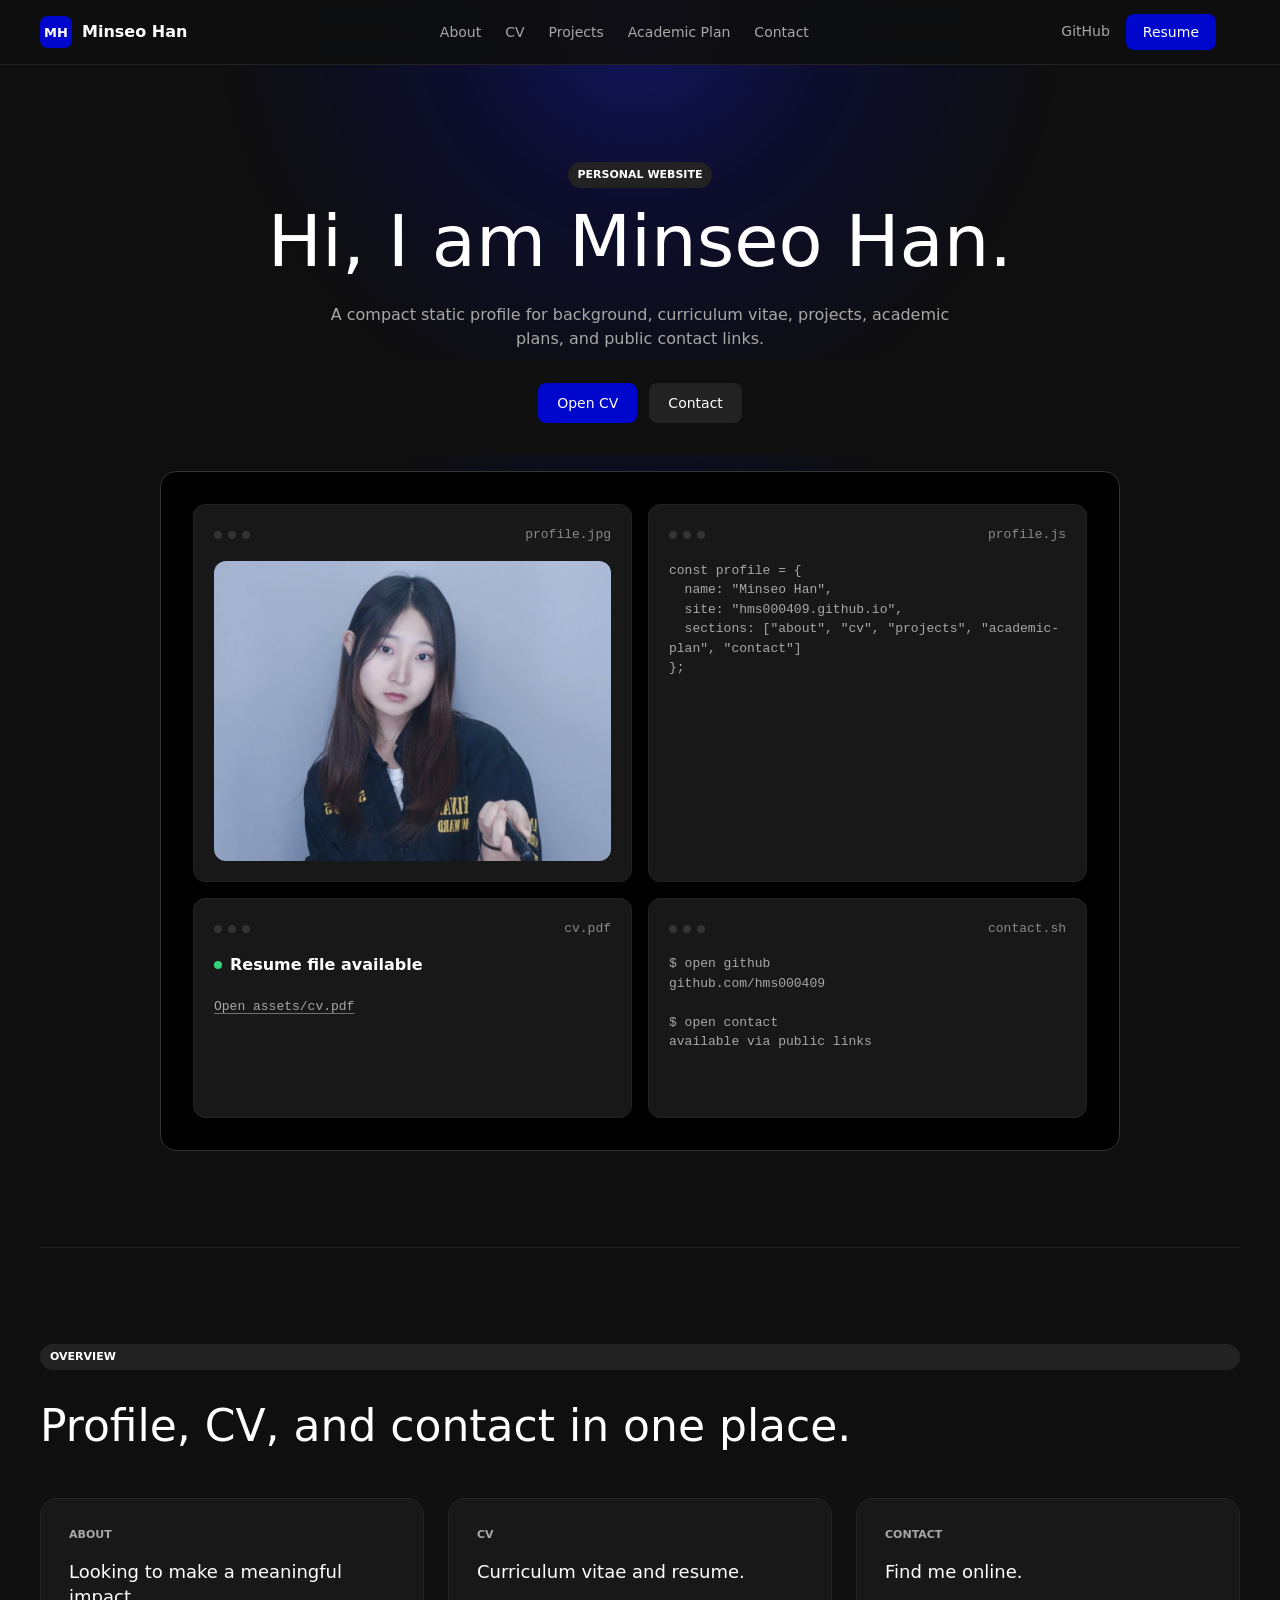
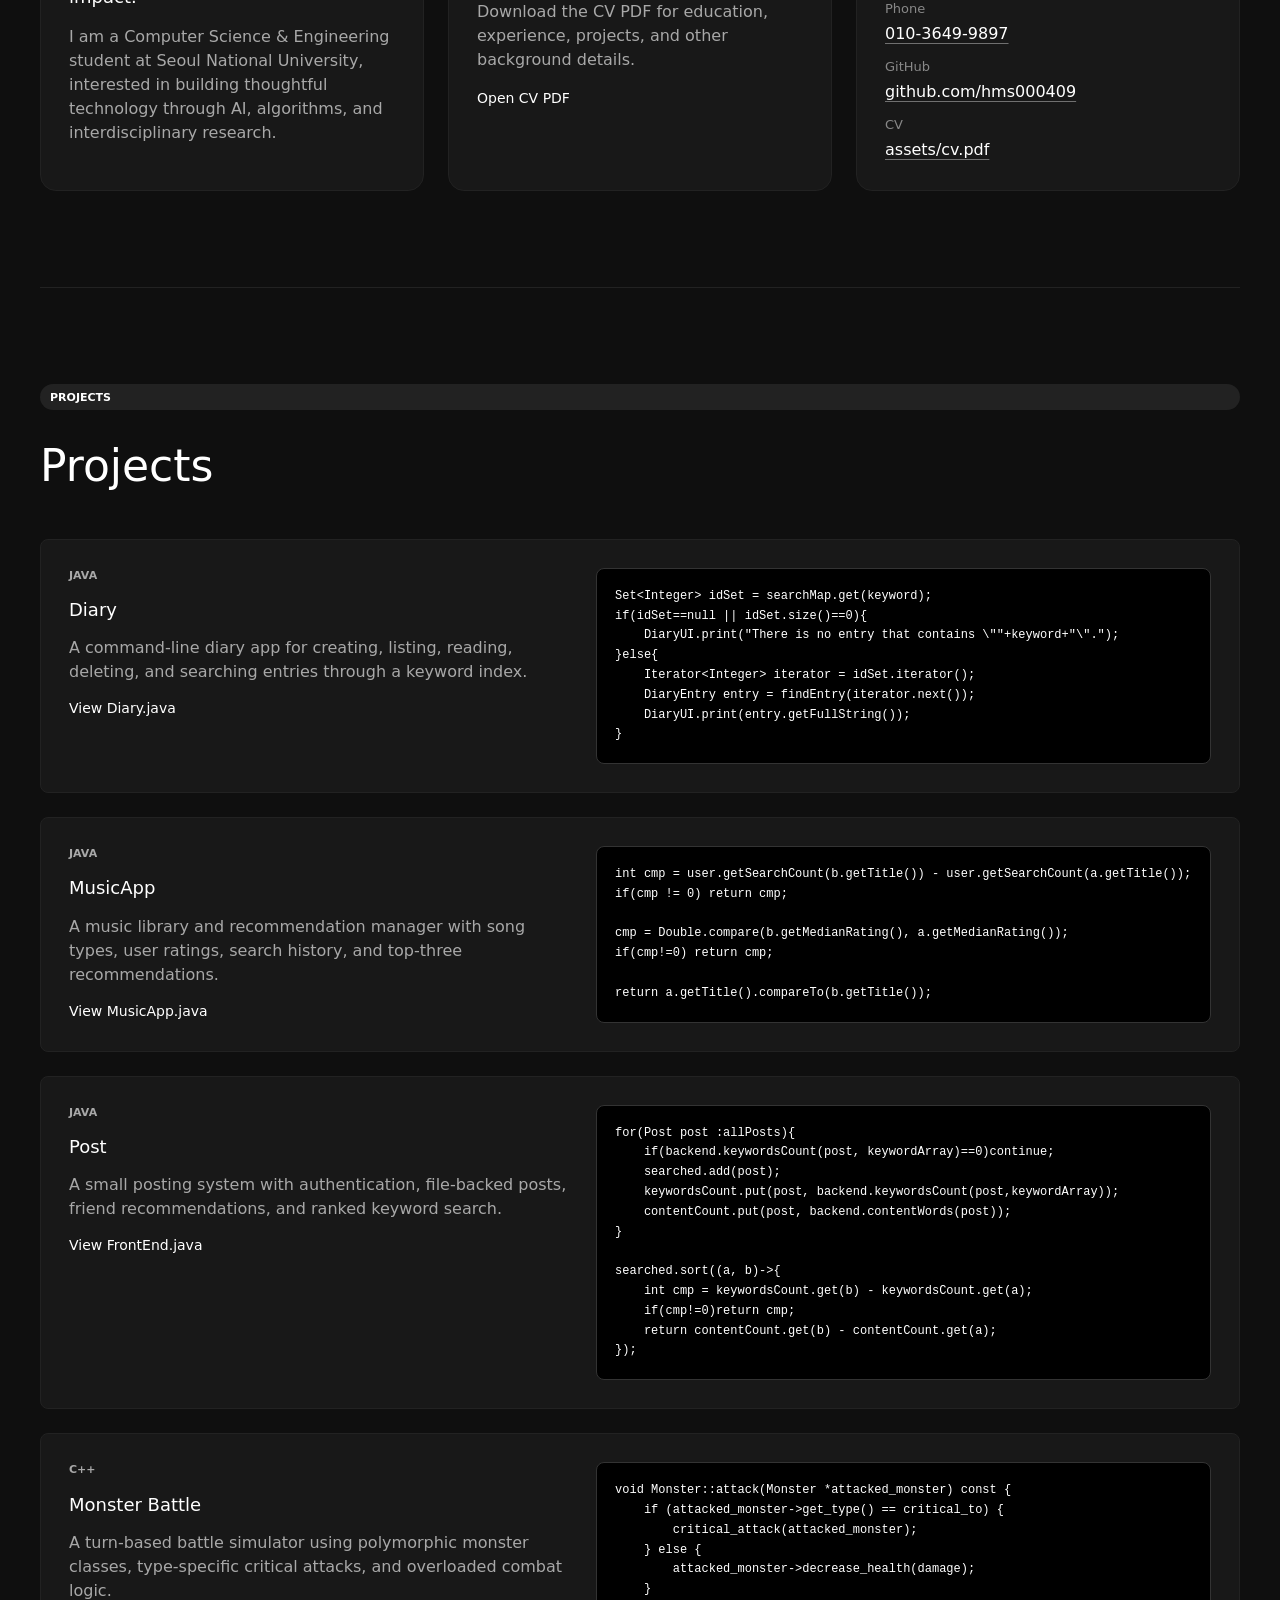
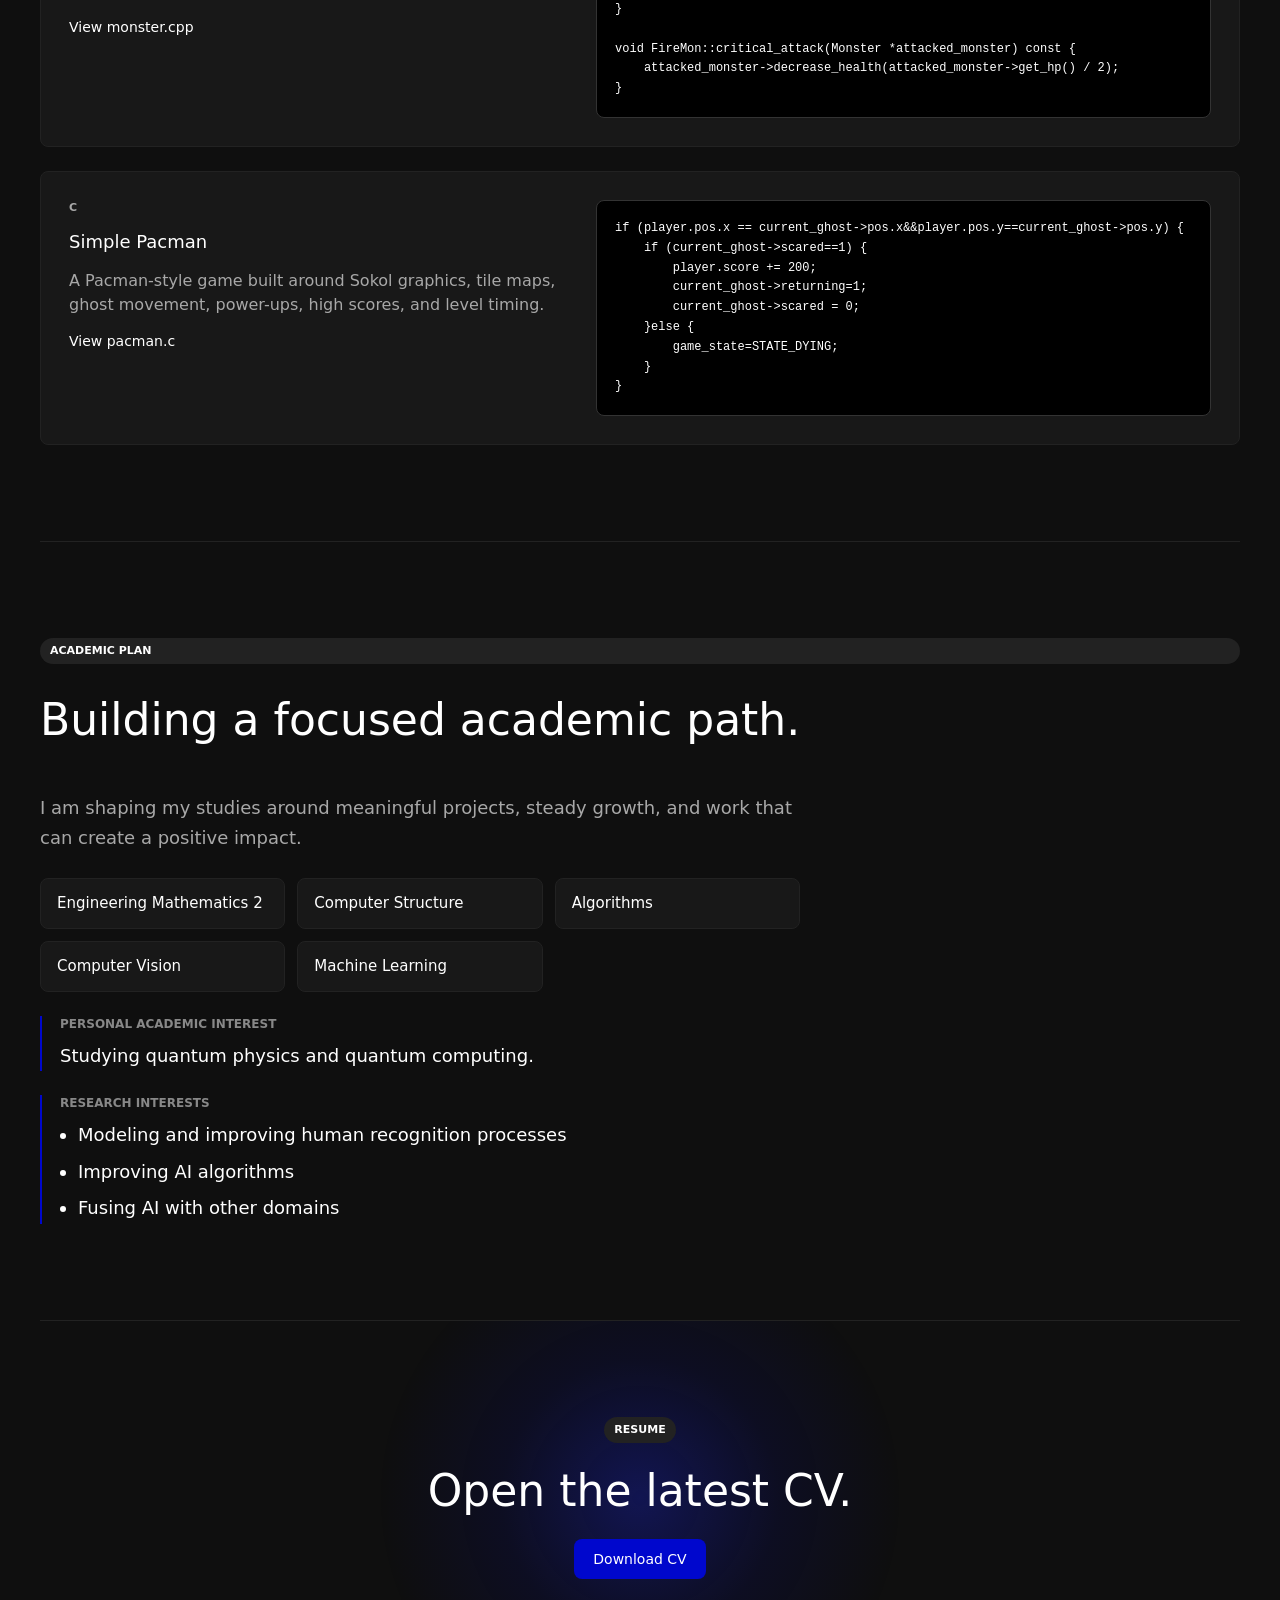
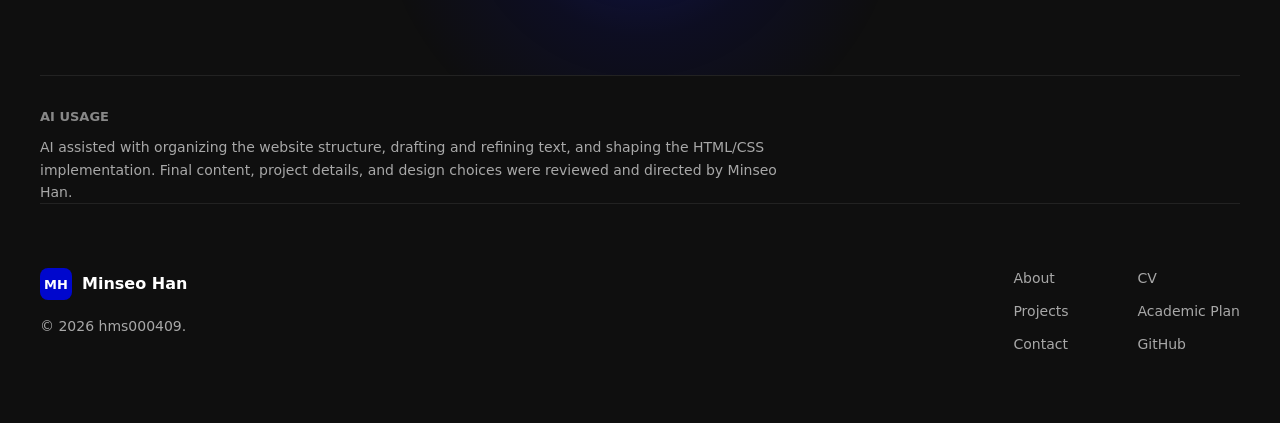
<file: index.html>
<!doctype html>
<html lang="en">
  <head>
    <meta charset="utf-8">
    <meta name="viewport" content="width=device-width, initial-scale=1">
    <meta
      name="description"
      content="Personal website for Minseo Han with profile, CV, projects, academic plan, and contact links."
    >
    <title>Minseo Han | Personal Website</title>
    <link rel="stylesheet" href="styles.css">
  </head>
  <body>
    <a class="skip-link" href="#main">Skip to main content</a>

    <header class="site-header">
      <nav class="nav" aria-label="Main navigation">
        <a class="brand" href="#home" aria-label="Minseo Han home">
          <span class="brand-mark" aria-hidden="true">MH</span>
          <span>Minseo Han</span>
        </a>

        <ul class="nav-links desktop-links">
          <li><a href="#about">About</a></li>
          <li><a href="#latest-cv">CV</a></li>
          <li><a href="#projects">Projects</a></li>
          <li><a href="#academic-plan">Academic Plan</a></li>
          <li><a href="#contact">Contact</a></li>
        </ul>

        <div class="nav-actions">
          <a class="nav-link" href="https://github.com/hms000409">GitHub</a>
          <a class="button button-primary nav-cta" href="assets/cv.pdf">Resume</a>
        </div>

        <details class="mobile-menu">
          <summary aria-label="Open navigation menu">
            <span class="menu-icon" aria-hidden="true">
              <span></span>
              <span></span>
              <span></span>
            </span>
            <span>Menu</span>
          </summary>
          <ul>
            <li><a href="#about">About</a></li>
            <li><a href="#latest-cv">CV</a></li>
            <li><a href="#projects">Projects</a></li>
            <li><a href="#academic-plan">Academic Plan</a></li>
            <li><a href="#contact">Contact</a></li>
            <li><a href="https://github.com/hms000409">GitHub</a></li>
            <li><a href="assets/cv.pdf">Resume</a></li>
          </ul>
        </details>
      </nav>
    </header>

    <main id="main">
      <section class="hero" id="home" aria-labelledby="hero-title">
        <div class="hero-copy">
          <p class="badge-pill">Personal Website</p>
          <h1 id="hero-title">Hi, I am Minseo Han.</h1>
          <p class="lede">
            A compact static profile for background, curriculum vitae,
            projects, academic plans, and public contact links.
          </p>
          <div class="actions" aria-label="Primary links">
            <a class="button button-primary" href="assets/cv.pdf">Open CV</a>
            <a class="button button-secondary" href="#contact">Contact</a>
          </div>
        </div>

        <div class="terminal-mockup" aria-label="Profile summary terminal mockup">
          <article class="terminal-pane profile-pane">
            <div class="pane-top">
              <span class="window-dots" aria-hidden="true">
                <span></span>
                <span></span>
                <span></span>
              </span>
              <span>profile.jpg</span>
            </div>
            <img
              src="assets/profile.jpg"
              alt="Profile portrait of Minseo Han"
              width="640"
              height="640"
            >
          </article>

          <article class="terminal-pane">
            <div class="pane-top">
              <span class="window-dots" aria-hidden="true">
                <span></span>
                <span></span>
                <span></span>
              </span>
              <span>profile.js</span>
            </div>
            <pre><code>const profile = {
  name: "Minseo Han",
  site: "hms000409.github.io",
  sections: ["about", "cv", "projects", "academic-plan", "contact"]
};</code></pre>
          </article>

          <article class="terminal-pane">
            <div class="pane-top">
              <span class="window-dots" aria-hidden="true">
                <span></span>
                <span></span>
                <span></span>
              </span>
              <span>cv.pdf</span>
            </div>
            <p class="status-line">
              <span class="status-dot" aria-hidden="true"></span>
              Resume file available
            </p>
            <a class="terminal-link" href="assets/cv.pdf">Open assets/cv.pdf</a>
          </article>

          <article class="terminal-pane">
            <div class="pane-top">
              <span class="window-dots" aria-hidden="true">
                <span></span>
                <span></span>
                <span></span>
              </span>
              <span>contact.sh</span>
            </div>
            <pre><code>$ open github
github.com/hms000409

$ open contact
available via public links</code></pre>
          </article>
        </div>
      </section>

      <section class="section" aria-labelledby="overview-title">
        <div class="section-heading">
          <p class="badge-pill">Overview</p>
          <h2 id="overview-title">Profile, CV, and contact in one place.</h2>
        </div>

        <div class="feature-grid">
          <article class="feature-card" id="about">
            <p class="card-kicker">About</p>
            <h3>Looking to make a meaningful impact.</h3>
            <p>
              I am a Computer Science &amp; Engineering student at Seoul
              National University, interested in building thoughtful technology
              through AI, algorithms, and interdisciplinary research.
            </p>
          </article>

          <article class="feature-card" id="cv">
            <p class="card-kicker">CV</p>
            <h3>Curriculum vitae and resume.</h3>
            <p>
              Download the CV PDF for education, experience, projects, and
              other background details.
            </p>
            <a class="tertiary-link" href="assets/cv.pdf">Open CV PDF</a>
          </article>

          <article class="feature-card" id="contact">
            <p class="card-kicker">Contact</p>
            <h3>Find me online.</h3>
            <ul class="contact-list">
              <li>
                <span>Phone</span>
                <a href="tel:+821036499897">010-3649-9897</a>
              </li>
              <li>
                <span>GitHub</span>
                <a href="https://github.com/hms000409">github.com/hms000409</a>
              </li>
              <li>
                <span>CV</span>
                <a href="assets/cv.pdf">assets/cv.pdf</a>
              </li>
            </ul>
          </article>
        </div>
      </section>

      <section class="section projects-section" id="projects" aria-labelledby="projects-title">
        <div class="section-heading">
          <p class="badge-pill">Projects</p>
          <h2 id="projects-title">Projects</h2>
        </div>

        <div class="project-list">
          <article class="project-card">
            <div class="project-copy">
              <p class="card-kicker">Java</p>
              <h3>Diary</h3>
              <p>
                A command-line diary app for creating, listing, reading,
                deleting, and searching entries through a keyword index.
              </p>
              <a class="tertiary-link" href="projects/Diary/Diary.java">View Diary.java</a>
            </div>
            <pre class="code-sample"><code>Set&lt;Integer&gt; idSet = searchMap.get(keyword);
if(idSet==null || idSet.size()==0){
    DiaryUI.print("There is no entry that contains \""+keyword+"\".");
}else{
    Iterator&lt;Integer&gt; iterator = idSet.iterator();
    DiaryEntry entry = findEntry(iterator.next());
    DiaryUI.print(entry.getFullString());
}</code></pre>
          </article>

          <article class="project-card">
            <div class="project-copy">
              <p class="card-kicker">Java</p>
              <h3>MusicApp</h3>
              <p>
                A music library and recommendation manager with song types,
                user ratings, search history, and top-three recommendations.
              </p>
              <a class="tertiary-link" href="projects/MusicApp/MusicApp.java">View MusicApp.java</a>
            </div>
            <pre class="code-sample"><code>int cmp = user.getSearchCount(b.getTitle()) - user.getSearchCount(a.getTitle());
if(cmp != 0) return cmp;

cmp = Double.compare(b.getMedianRating(), a.getMedianRating());
if(cmp!=0) return cmp;

return a.getTitle().compareTo(b.getTitle());</code></pre>
          </article>

          <article class="project-card">
            <div class="project-copy">
              <p class="card-kicker">Java</p>
              <h3>Post</h3>
              <p>
                A small posting system with authentication, file-backed posts,
                friend recommendations, and ranked keyword search.
              </p>
              <a class="tertiary-link" href="projects/Post/FrontEnd.java">View FrontEnd.java</a>
            </div>
            <pre class="code-sample"><code>for(Post post :allPosts){
    if(backend.keywordsCount(post, keywordArray)==0)continue;
    searched.add(post);
    keywordsCount.put(post, backend.keywordsCount(post,keywordArray));
    contentCount.put(post, backend.contentWords(post));
}

searched.sort((a, b)-&gt;{
    int cmp = keywordsCount.get(b) - keywordsCount.get(a);
    if(cmp!=0)return cmp;
    return contentCount.get(b) - contentCount.get(a);
});</code></pre>
          </article>

          <article class="project-card">
            <div class="project-copy">
              <p class="card-kicker">C++</p>
              <h3>Monster Battle</h3>
              <p>
                A turn-based battle simulator using polymorphic monster
                classes, type-specific critical attacks, and overloaded combat logic.
              </p>
              <a class="tertiary-link" href="projects/monster/monster.cpp">View monster.cpp</a>
            </div>
            <pre class="code-sample"><code>void Monster::attack(Monster *attacked_monster) const {
    if (attacked_monster-&gt;get_type() == critical_to) {
        critical_attack(attacked_monster);
    } else {
        attacked_monster-&gt;decrease_health(damage);
    }
}

void FireMon::critical_attack(Monster *attacked_monster) const {
    attacked_monster-&gt;decrease_health(attacked_monster-&gt;get_hp() / 2);
}</code></pre>
          </article>

          <article class="project-card">
            <div class="project-copy">
              <p class="card-kicker">C</p>
              <h3>Simple Pacman</h3>
              <p>
                A Pacman-style game built around Sokol graphics, tile maps,
                ghost movement, power-ups, high scores, and level timing.
              </p>
              <a class="tertiary-link" href="projects/simplepacman/pacman.c">View pacman.c</a>
            </div>
            <pre class="code-sample"><code>if (player.pos.x == current_ghost-&gt;pos.x&amp;&amp;player.pos.y==current_ghost-&gt;pos.y) {
    if (current_ghost-&gt;scared==1) {
        player.score += 200;
        current_ghost-&gt;returning=1;
        current_ghost-&gt;scared = 0;
    }else {
        game_state=STATE_DYING;
    }
}</code></pre>
          </article>
        </div>
      </section>

      <section class="section academic-plan" id="academic-plan" aria-labelledby="academic-plan-title">
        <div class="section-heading">
          <p class="badge-pill">Academic Plan</p>
          <h2 id="academic-plan-title">Building a focused academic path.</h2>
        </div>

        <div class="academic-plan-body">
          <p>
            I am shaping my studies around meaningful projects, steady growth,
            and work that can create a positive impact.
          </p>
          <ul class="academic-course-list">
            <li>Engineering Mathematics 2</li>
            <li>Computer Structure</li>
            <li>Algorithms</li>
            <li>Computer Vision</li>
            <li>Machine Learning</li>
          </ul>
          <div class="academic-interest">
            <span>Personal academic interest</span>
            <p>Studying quantum physics and quantum computing.</p>
          </div>
          <div class="academic-research">
            <span>Research interests</span>
            <ul class="academic-research-list">
              <li>Modeling and improving human recognition processes</li>
              <li>Improving AI algorithms</li>
              <li>Fusing AI with other domains</li>
            </ul>
          </div>
        </div>
      </section>

      <section class="cta-band" id="latest-cv" aria-labelledby="cta-title">
        <p class="badge-pill">Resume</p>
        <h2 id="cta-title">Open the latest CV.</h2>
        <a class="button button-primary" href="assets/cv.pdf">Download CV</a>
      </section>

      <section class="ai-usage" aria-labelledby="ai-usage-title">
        <h2 id="ai-usage-title">AI usage</h2>
        <p>
          AI assisted with organizing the website structure, drafting and
          refining text, and shaping the HTML/CSS implementation. Final content,
          project details, and design choices were reviewed and directed by
          Minseo Han.
        </p>
      </section>
    </main>

    <footer class="site-footer">
      <div>
        <a class="brand footer-brand" href="#home" aria-label="Minseo Han home">
          <span class="brand-mark" aria-hidden="true">MH</span>
          <span>Minseo Han</span>
        </a>
        <p>&copy; 2026 hms000409.</p>
      </div>
      <nav aria-label="Footer navigation">
        <a href="#about">About</a>
        <a href="#cv">CV</a>
        <a href="#projects">Projects</a>
        <a href="#academic-plan">Academic Plan</a>
        <a href="#contact">Contact</a>
        <a href="https://github.com/hms000409">GitHub</a>
      </nav>
    </footer>
  </body>
</html>
</file>
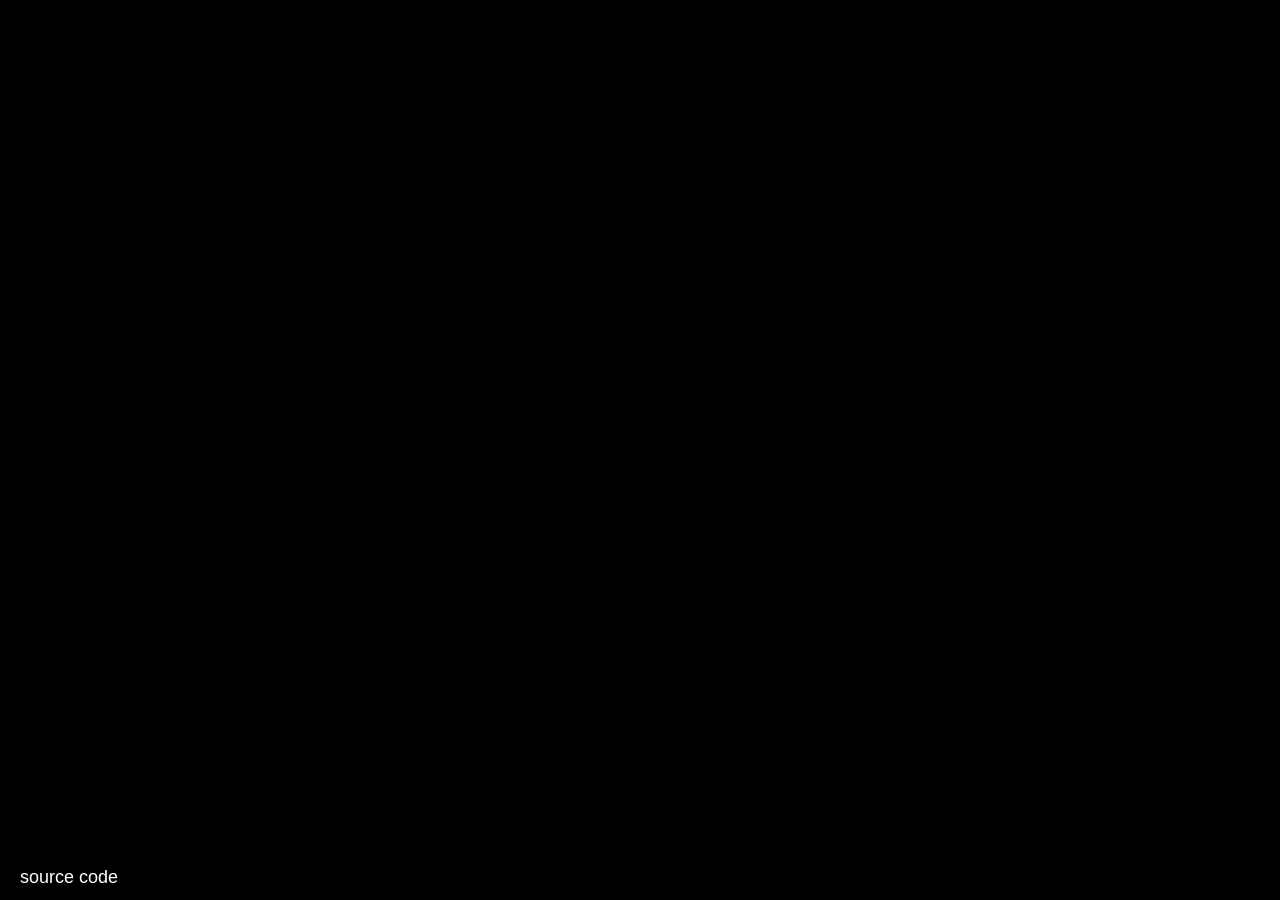
<file: projects/simplepacman/sokol/shell.html>
<!DOCTYPE HTML PUBLIC "-//W3C//DTD HTML 4.01//EN" "http://www.w3.org/TR/html4/strict.dtd">
<html>
<head>
<meta charset="UTF-8"/>
<title>pacman.c</title>
<link rel="icon" type="image/png" href="favicon.png"/>
<style type="text/css">
body {
    margin: 0;
    background-color: black;
}
.game-title {
    pointer-events: none;
    position: absolute;
    bottom: 10px;
    margin-top: 0px;
    padding-left: 10px;
    color: white;
    text-decoration: none;
    z-index: 1;
    text-align: left;
    font-family: "Arial Black", Gadget, sans-serif;
    font-size: 30px;
}
.game-menu-item {
    pointer-events: auto;
    font-size: 18px;
    padding-left: 10px;
    font-family: Arial, Helvetica, sans-serif;
}
.game-menu-link {
    text-decoration: none;
    color: white;
}
.game {
    position: absolute;
    top: 0px;
    left: 0px;
    margin: 0px;
    border: 0;
    width: 100%;
    height: 100%;
    overflow: hidden;
    display: block;
    image-rendering: optimizeSpeed;
    image-rendering: -moz-crisp-edges;
    image-rendering: -o-crisp-edges;
    image-rendering: -webkit-optimize-contrast;
    image-rendering: optimize-contrast;
    image-rendering: crisp-edges;
    image-rendering: pixelated;
    -ms-interpolation-mode: nearest-neighbor;
}
</style>
</head>
<body style="background:black">
  <div class="game-title">
    <span class="game-menu-item"><a class="game-menu-link" href="https://github.com/floooh/pacman.c/blob/main/pacman.c" target="_blank">source code</a></span>
  </div>
  <canvas class="game" id="canvas" oncontextmenu="event.preventDefault()"></canvas>
  <script type="text/javascript">
    var Module = {
        preRun: [],
        postRun: [],
        print: (function() {
            return function(text) {
                text = Array.prototype.slice.call(arguments).join(' ');
                console.log(text);
            };
        })(),
        printErr: function(text) {
            text = Array.prototype.slice.call(arguments).join(' ');
            console.error(text);
        },
        canvas: (function() {
            var canvas = document.getElementById('canvas');
            canvas.addEventListener("webglcontextlost", function(e) { alert('FIXME: WebGL context lost, please reload the page'); e.preventDefault(); }, false);
            return canvas;
        })(),
        setStatus: function(text) { },
        monitorRunDependencies: function(left) { },
    };
    window.onerror = function(event) {
        console.log("onerror: " + event.message);
    };
  </script>
  {{{ SCRIPT }}}
</body>
</html>
</file>
<file: styles.css>
:root {
  color-scheme: dark;
  --color-primary: #0007cd;
  --color-primary-active: #0005a3;
  --color-primary-glow: #1a26ff;
  --color-primary-rgb: 0, 7, 205;
  --color-primary-glow-rgb: 26, 38, 255;
  --color-canvas-rgb: 15, 15, 15;
  --color-canvas: #0f0f0f;
  --color-canvas-deep: #000000;
  --color-surface-card: #181818;
  --color-surface-elevated: #222222;
  --color-surface-strong: #2a2a2a;
  --color-hairline: #222222;
  --color-hairline-soft: #1a1a1a;
  --color-hairline-strong: #333333;
  --color-ink: #ffffff;
  --color-body: #a8a8a8;
  --color-muted: #888888;
  --color-muted-soft: #666666;
  --color-success: #33d17a;
  --font-sans: Inter, "abcDiatype", ui-sans-serif, system-ui, sans-serif;
  --font-code: "JetBrains Mono", "SFMono-Regular", Consolas, monospace;
  --container: 1200px;
}

* {
  box-sizing: border-box;
}

html {
  scroll-behavior: smooth;
}

body {
  margin: 0;
  background: var(--color-canvas);
  color: var(--color-ink);
  font-family: var(--font-sans);
  font-size: 16px;
  line-height: 1.5;
}

body::before {
  position: fixed;
  inset: -30vh 0 auto;
  z-index: -1;
  height: 70vh;
  background:
    radial-gradient(
      circle at 50% 45%,
      rgba(var(--color-primary-glow-rgb), 0.34),
      rgba(var(--color-primary-rgb), 0.16) 26%,
      rgba(var(--color-canvas-rgb), 0) 58%
    );
  content: "";
  pointer-events: none;
}

img {
  display: block;
  max-width: 100%;
}

a {
  color: var(--color-ink);
  text-decoration-color: rgba(255, 255, 255, 0.38);
  text-decoration-thickness: 1px;
  text-underline-offset: 0.22em;
}

a:hover {
  color: var(--color-body);
}

a:focus-visible,
summary:focus-visible {
  outline: 2px solid var(--color-ink);
  outline-offset: 4px;
}

.skip-link {
  position: absolute;
  left: 16px;
  top: 16px;
  z-index: 20;
  transform: translateY(-200%);
  border: 1px solid var(--color-hairline-strong);
  border-radius: 8px;
  background: var(--color-surface-elevated);
  color: var(--color-ink);
  padding: 10px 16px;
}

.skip-link:focus {
  transform: translateY(0);
}

.site-header {
  position: sticky;
  top: 0;
  z-index: 10;
  border-bottom: 1px solid var(--color-hairline);
  background: rgba(15, 15, 15, 0.92);
  backdrop-filter: blur(16px);
}

.nav {
  display: grid;
  grid-template-columns: auto 1fr auto auto;
  align-items: center;
  gap: 24px;
  width: min(var(--container), calc(100% - 48px));
  min-height: 64px;
  margin: 0 auto;
}

.brand {
  display: inline-flex;
  align-items: center;
  gap: 10px;
  color: var(--color-ink);
  font-size: 16px;
  font-weight: 600;
  text-decoration: none;
}

.brand-mark {
  display: inline-flex;
  align-items: center;
  justify-content: center;
  width: 32px;
  height: 32px;
  border-radius: 8px;
  background: var(--color-primary);
  color: var(--color-ink);
  font-size: 13px;
  font-weight: 600;
  line-height: 1;
}

.nav-links,
.mobile-menu ul {
  margin: 0;
  padding: 0;
  list-style: none;
}

.nav-links {
  display: flex;
  justify-content: center;
  gap: 24px;
}

.nav-links a,
.nav-link,
.mobile-menu a {
  color: var(--color-body);
  font-size: 14px;
  font-weight: 500;
  line-height: 1.4;
  text-decoration: none;
}

.nav-links a:hover,
.nav-link:hover,
.mobile-menu a:hover {
  color: var(--color-ink);
}

.nav-actions {
  display: flex;
  align-items: center;
  justify-content: flex-end;
  gap: 16px;
}

.mobile-menu {
  display: none;
  position: relative;
}

.mobile-menu summary {
  display: inline-flex;
  align-items: center;
  justify-content: center;
  min-height: 40px;
  border: 1px solid var(--color-hairline-strong);
  border-radius: 8px;
  background: var(--color-surface-elevated);
  color: var(--color-ink);
  padding: 10px 14px;
  cursor: pointer;
  font-size: 14px;
  font-weight: 500;
  line-height: 1;
  list-style: none;
}

.mobile-menu summary::-webkit-details-marker {
  display: none;
}

.menu-icon {
  display: inline-grid;
  gap: 3px;
  margin-right: 8px;
}

.menu-icon span {
  display: block;
  width: 14px;
  height: 1px;
  background: var(--color-ink);
}

.mobile-menu ul {
  position: absolute;
  right: 0;
  top: calc(100% + 8px);
  display: grid;
  gap: 4px;
  width: min(240px, calc(100vw - 48px));
  border: 1px solid var(--color-hairline-strong);
  border-radius: 12px;
  background: var(--color-surface-strong);
  padding: 8px;
}

.mobile-menu a {
  display: block;
  border-radius: 6px;
  padding: 10px 12px;
}

.mobile-menu a:hover {
  background: var(--color-surface-elevated);
}

main {
  width: min(var(--container), calc(100% - 48px));
  margin: 0 auto;
}

.hero {
  position: relative;
  display: grid;
  gap: 48px;
  padding: 96px 0;
  overflow: hidden;
  isolation: isolate;
}

.hero::before {
  position: absolute;
  left: 50%;
  top: 55%;
  z-index: -1;
  width: 880px;
  height: 520px;
  transform: translate(-50%, -50%);
  background:
    radial-gradient(
      circle,
      rgba(var(--color-primary-glow-rgb), 0.42),
      rgba(var(--color-primary-rgb), 0.14) 34%,
      rgba(var(--color-canvas-rgb), 0) 68%
    );
  content: "";
}

.hero-copy {
  max-width: 920px;
  margin: 0 auto;
  text-align: center;
}

.badge-pill {
  display: inline-flex;
  align-items: center;
  min-height: 26px;
  margin: 0 0 16px;
  border-radius: 9999px;
  background: var(--color-surface-elevated);
  color: var(--color-ink);
  padding: 4px 10px;
  font-size: 11px;
  font-weight: 600;
  line-height: 1.4;
  letter-spacing: 0;
  text-transform: uppercase;
}

h1,
h2,
h3,
p {
  margin: 0;
}

h1,
h2,
h3 {
  color: var(--color-ink);
  font-weight: 500;
  letter-spacing: 0;
}

h1 {
  font-size: 72px;
  line-height: 1.05;
}

h2 {
  max-width: 820px;
  font-size: 44px;
  line-height: 1.1;
}

h3 {
  font-size: 18px;
  line-height: 1.4;
}

.lede {
  max-width: 650px;
  margin: 24px auto 0;
  color: var(--color-body);
  font-size: 16px;
  line-height: 1.5;
}

.actions {
  display: flex;
  flex-wrap: wrap;
  justify-content: center;
  gap: 12px;
  margin-top: 32px;
}

.button {
  display: inline-flex;
  align-items: center;
  justify-content: center;
  min-height: 40px;
  border: 1px solid transparent;
  border-radius: 8px;
  padding: 10px 18px;
  font-size: 14px;
  font-weight: 500;
  line-height: 1;
  text-decoration: none;
}

.button-primary {
  background: var(--color-primary);
  color: var(--color-ink);
}

.button-primary:hover {
  background: var(--color-primary-active);
  color: var(--color-ink);
}

.button-secondary {
  background: var(--color-surface-elevated);
  color: var(--color-ink);
}

.button-secondary:hover {
  background: var(--color-surface-strong);
  color: var(--color-ink);
}

.nav-cta {
  min-height: 36px;
  padding: 10px 16px;
}

.terminal-mockup {
  display: grid;
  grid-template-columns: repeat(2, minmax(0, 1fr));
  gap: 16px;
  width: min(100%, 960px);
  margin: 0 auto;
  border: 1px solid var(--color-hairline-strong);
  border-radius: 16px;
  background: var(--color-canvas-deep);
  padding: 32px;
}

.terminal-pane {
  min-height: 220px;
  border: 1px solid var(--color-hairline);
  border-radius: 12px;
  background: var(--color-surface-card);
  color: var(--color-body);
  padding: 20px;
}

.pane-top {
  display: flex;
  align-items: center;
  justify-content: space-between;
  gap: 12px;
  margin-bottom: 16px;
  color: var(--color-muted);
  font-family: var(--font-code);
  font-size: 13px;
  line-height: 1.5;
}

.window-dots {
  display: inline-flex;
  gap: 6px;
}

.window-dots span {
  width: 8px;
  height: 8px;
  border-radius: 9999px;
  background: var(--color-hairline-strong);
}

.profile-pane {
  display: grid;
  align-content: start;
}

.profile-pane img {
  width: 100%;
  max-height: 300px;
  aspect-ratio: 1;
  border-radius: 12px;
  object-fit: cover;
}

pre {
  margin: 0;
  overflow: auto;
  color: var(--color-body);
  font-family: var(--font-code);
  font-size: 13px;
  line-height: 1.5;
  white-space: pre-wrap;
}

code {
  font-family: inherit;
}

.status-line {
  display: flex;
  align-items: center;
  gap: 8px;
  color: var(--color-ink);
  font-size: 16px;
  font-weight: 600;
  line-height: 1.4;
}

.status-dot {
  width: 8px;
  height: 8px;
  border-radius: 9999px;
  background: var(--color-success);
}

.terminal-link {
  display: inline-flex;
  margin-top: 20px;
  color: var(--color-body);
  font-family: var(--font-code);
  font-size: 13px;
  line-height: 1.5;
}

.terminal-link:hover {
  color: var(--color-ink);
}

.section {
  display: grid;
  gap: 48px;
  border-top: 1px solid var(--color-hairline);
  padding: 96px 0;
}

.section-heading {
  display: grid;
  gap: 16px;
}

.feature-grid {
  display: grid;
  grid-template-columns: repeat(3, minmax(0, 1fr));
  gap: 24px;
}

.feature-card {
  display: grid;
  align-content: start;
  gap: 16px;
  min-height: 260px;
  border: 1px solid var(--color-hairline);
  border-radius: 16px;
  background: var(--color-surface-card);
  padding: 28px;
}

.feature-card p {
  color: var(--color-body);
}

.card-kicker {
  color: var(--color-muted);
  font-size: 11px;
  font-weight: 600;
  line-height: 1.4;
  letter-spacing: 0;
  text-transform: uppercase;
}

.tertiary-link {
  justify-self: start;
  color: var(--color-ink);
  font-size: 14px;
  font-weight: 500;
  text-decoration: none;
}

.tertiary-link:hover {
  color: var(--color-body);
}

.contact-list {
  display: grid;
  gap: 12px;
  margin: 0;
  padding: 0;
  list-style: none;
}

.contact-list li {
  display: grid;
  gap: 4px;
}

.contact-list span {
  color: var(--color-muted);
  font-size: 13px;
  line-height: 1.4;
}

.contact-list a {
  color: var(--color-ink);
  overflow-wrap: anywhere;
}

.project-list {
  display: grid;
  gap: 24px;
}

.project-card {
  display: grid;
  grid-template-columns: minmax(0, 0.9fr) minmax(320px, 1.1fr);
  gap: 24px;
  align-items: stretch;
  border: 1px solid var(--color-hairline);
  border-radius: 8px;
  background: var(--color-surface-card);
  padding: 28px;
}

.project-copy {
  display: grid;
  align-content: start;
  gap: 14px;
}

.project-copy p {
  color: var(--color-body);
}

.code-sample {
  margin: 0;
  overflow-x: auto;
  border: 1px solid var(--color-hairline-strong);
  border-radius: 8px;
  background: var(--color-canvas-deep);
  padding: 18px;
  color: var(--color-ink);
  font-family: var(--font-code);
  font-size: 12px;
  line-height: 1.65;
}

.code-sample code {
  font-family: inherit;
}

.academic-plan-body {
  display: grid;
  gap: 24px;
  max-width: 760px;
  color: var(--color-body);
  font-size: 18px;
  line-height: 1.7;
}

.academic-course-list {
  display: grid;
  grid-template-columns: repeat(auto-fit, minmax(220px, 1fr));
  gap: 12px;
  margin: 0;
  padding: 0;
  list-style: none;
}

.academic-course-list li {
  border: 1px solid var(--color-hairline);
  border-radius: 8px;
  background: var(--color-surface-card);
  padding: 14px 16px;
  color: var(--color-ink);
  font-size: 15px;
  line-height: 1.4;
}

.academic-interest,
.academic-research {
  display: grid;
  gap: 8px;
  border-left: 2px solid var(--color-primary);
  padding-left: 18px;
}

.academic-interest span,
.academic-research span {
  color: var(--color-muted);
  font-size: 12px;
  font-weight: 600;
  line-height: 1.4;
  text-transform: uppercase;
}

.academic-interest p {
  margin: 0;
  color: var(--color-ink);
}

.academic-research-list {
  display: grid;
  gap: 6px;
  margin: 0;
  padding-left: 18px;
  color: var(--color-ink);
}

.cta-band {
  position: relative;
  display: grid;
  justify-items: center;
  gap: 24px;
  border-top: 1px solid var(--color-hairline);
  padding: 96px 0;
  text-align: center;
  overflow: hidden;
  isolation: isolate;
}

.cta-band::before {
  position: absolute;
  left: 50%;
  top: 50%;
  z-index: -1;
  width: 680px;
  height: 360px;
  transform: translate(-50%, -50%);
  background:
    radial-gradient(
      circle,
      rgba(var(--color-primary-glow-rgb), 0.28),
      rgba(var(--color-primary-rgb), 0.1) 36%,
      rgba(var(--color-canvas-rgb), 0) 68%
    );
  content: "";
}

.cta-band .badge-pill {
  margin: 0;
}

.ai-usage {
  display: grid;
  gap: 10px;
  border-top: 1px solid var(--color-hairline);
  padding: 32px 0 0;
  color: var(--color-body);
}

.ai-usage h2 {
  margin: 0;
  color: var(--color-muted);
  font-size: 13px;
  font-weight: 600;
  line-height: 1.4;
  text-transform: uppercase;
}

.ai-usage p {
  max-width: 760px;
  margin: 0;
  color: var(--color-body);
  font-size: 14px;
  line-height: 1.6;
}

.site-footer {
  display: grid;
  grid-template-columns: 1fr auto;
  gap: 48px;
  width: min(var(--container), calc(100% - 48px));
  margin: 0 auto;
  border-top: 1px solid var(--color-hairline);
  padding: 64px 0 48px;
  color: var(--color-body);
}

.footer-brand {
  margin-bottom: 16px;
}

.site-footer p {
  color: var(--color-body);
  font-size: 14px;
  line-height: 1.5;
}

.site-footer nav {
  display: grid;
  grid-template-columns: repeat(2, minmax(100px, auto));
  gap: 12px 24px;
}

.site-footer a:not(.brand) {
  color: var(--color-body);
  font-size: 14px;
  line-height: 1.5;
  text-decoration: none;
}

.site-footer a:not(.brand):hover {
  color: var(--color-ink);
}

@media (max-width: 1023px) {
  h1 {
    font-size: 56px;
  }

  h2 {
    font-size: 36px;
  }

  .feature-grid {
    grid-template-columns: repeat(2, minmax(0, 1fr));
  }

  .project-card {
    grid-template-columns: 1fr;
  }
}

@media (max-width: 767px) {
  .desktop-links,
  .nav-actions {
    display: none;
  }

  .mobile-menu {
    display: block;
    justify-self: end;
  }

  .nav {
    grid-template-columns: auto 1fr;
    width: min(var(--container), calc(100% - 32px));
  }

  main,
  .site-footer {
    width: min(var(--container), calc(100% - 32px));
  }
}

@media (max-width: 639px) {
  body::before {
    inset: -20vh 0 auto;
  }

  .hero,
  .section,
  .cta-band {
    padding: 64px 0;
  }

  .hero {
    gap: 32px;
  }

  .hero::before {
    width: 520px;
    height: 420px;
  }

  h1 {
    font-size: 42px;
  }

  h2 {
    font-size: 32px;
  }

  .terminal-mockup {
    grid-template-columns: 1fr;
    padding: 16px;
  }

  .terminal-pane {
    min-height: auto;
    padding: 20px;
  }

  .feature-grid {
    grid-template-columns: 1fr;
  }

  .feature-card {
    min-height: auto;
  }

  .site-footer {
    grid-template-columns: 1fr;
  }

  .site-footer nav {
    grid-template-columns: 1fr;
  }
}

@media (prefers-reduced-motion: reduce) {
  html {
    scroll-behavior: auto;
  }
}
</file>
